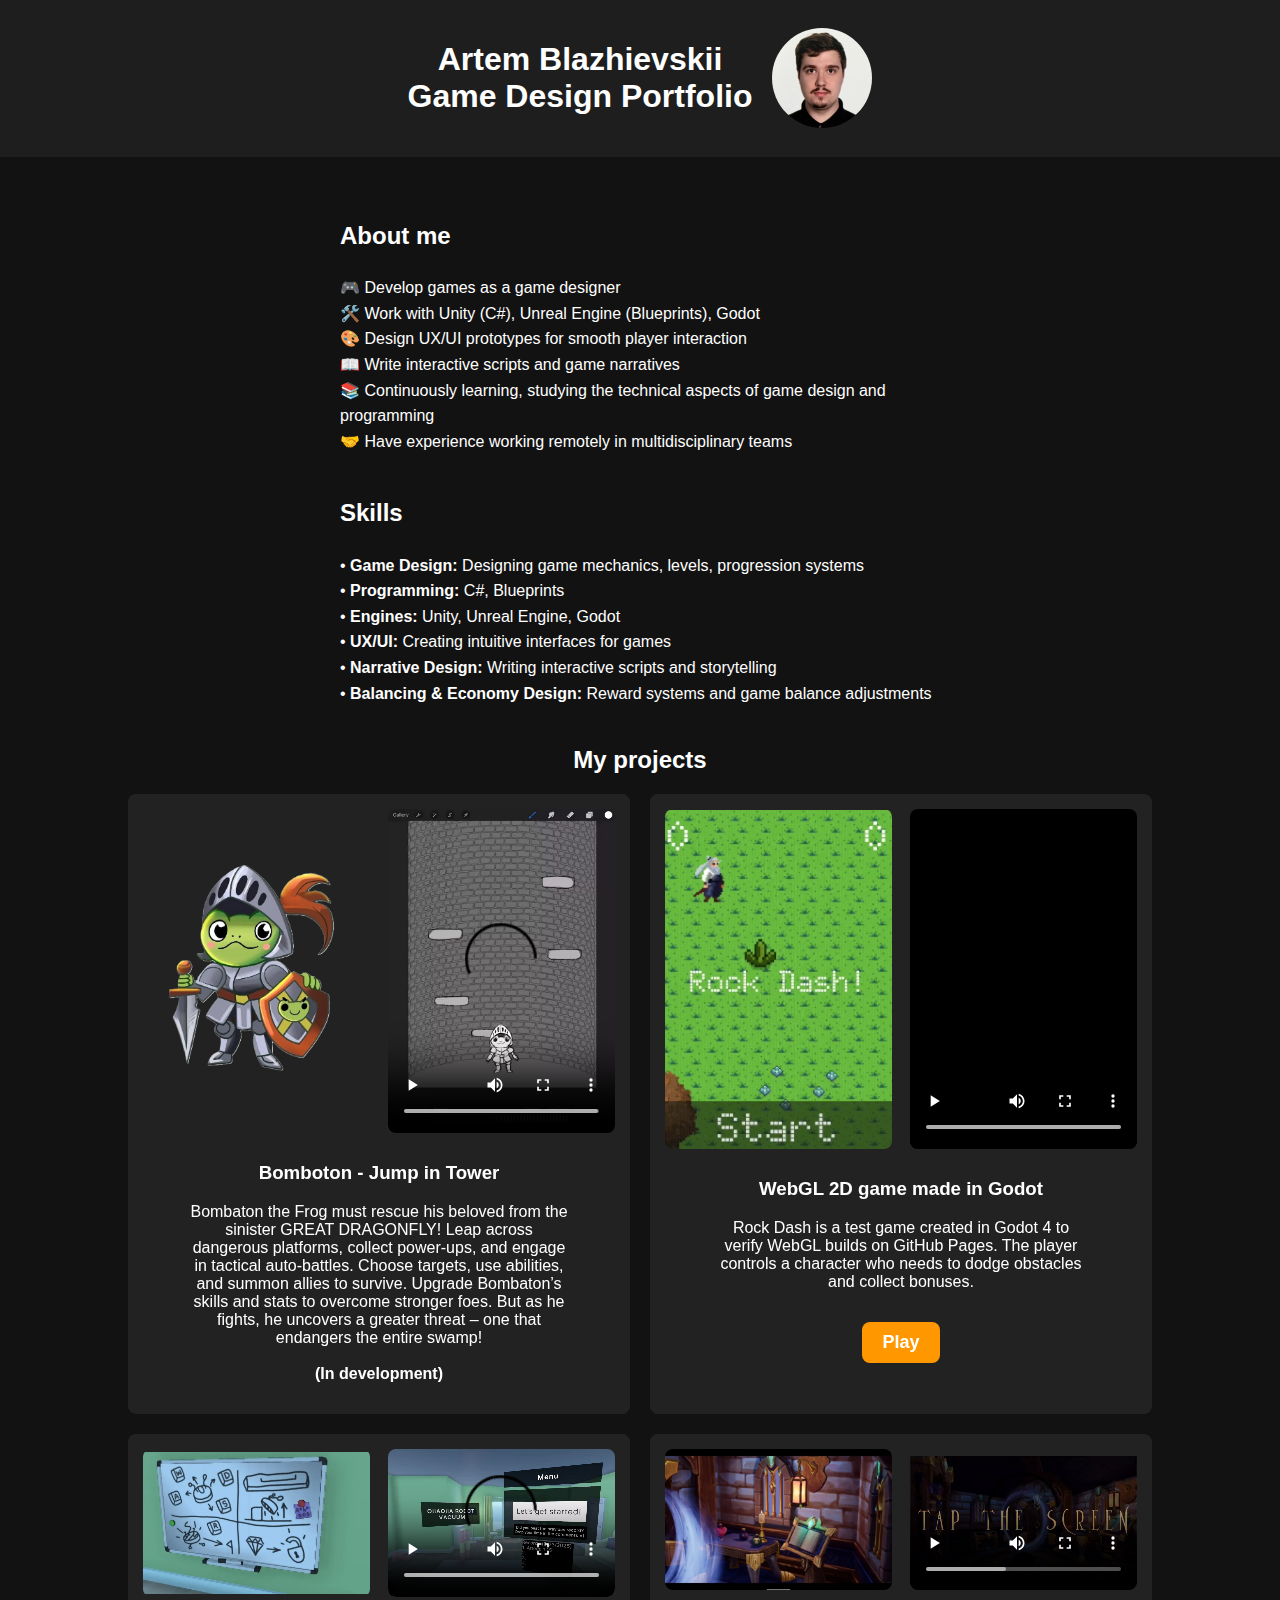
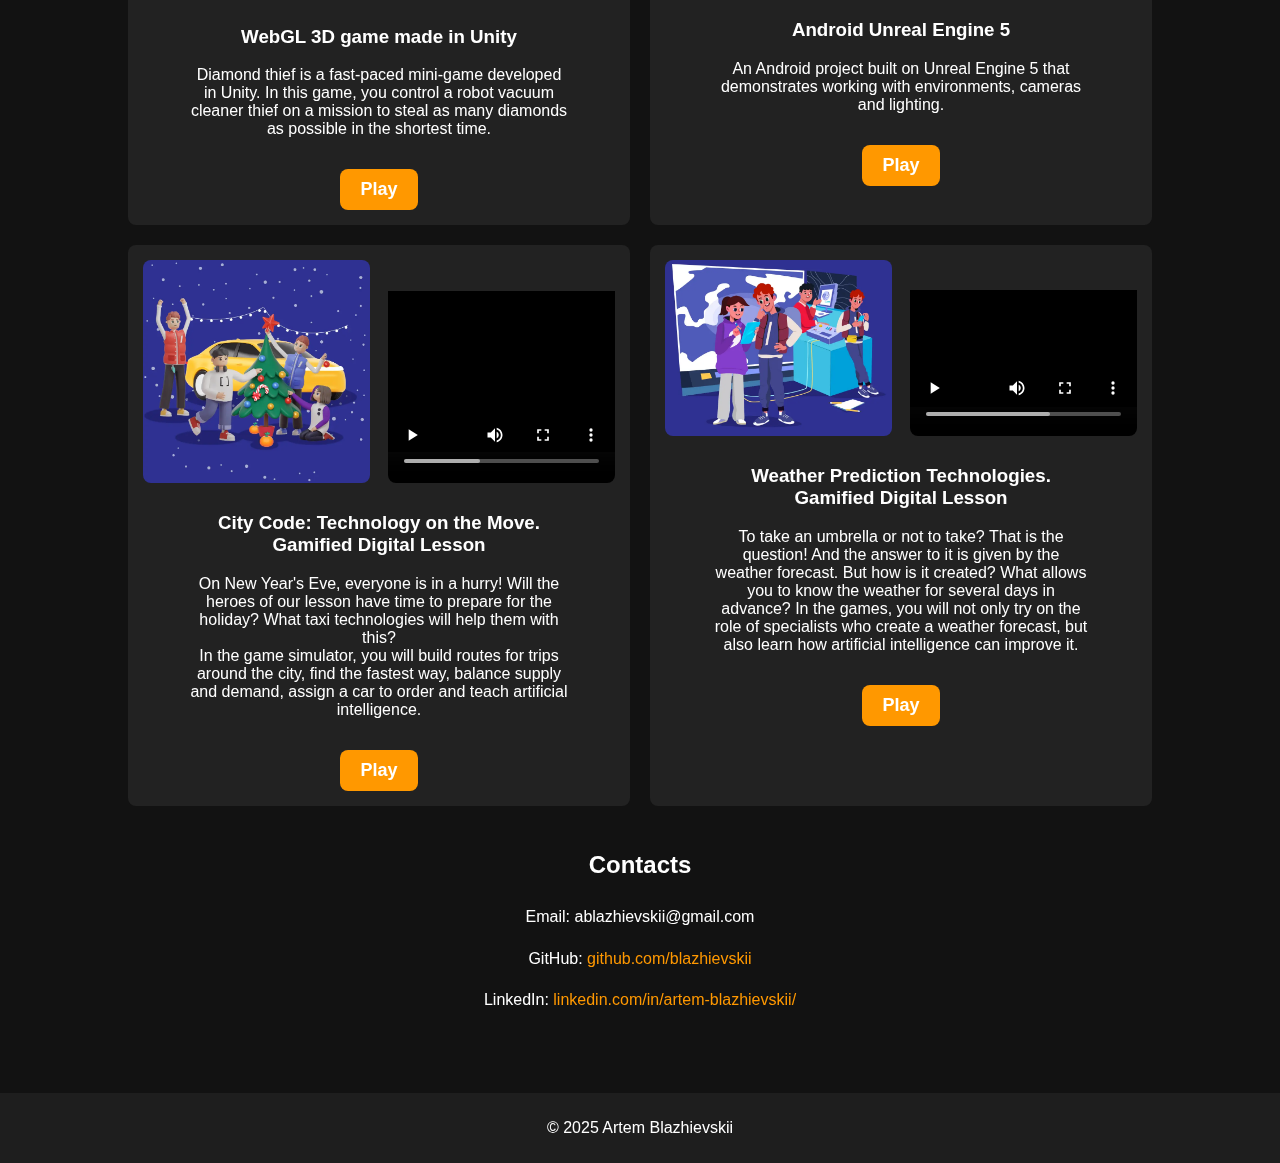
<file: index.html>
<!DOCTYPE html>
<html lang="en">

<head>
    <meta charset="UTF-8">
    <meta name="viewport" content="width=device-width, initial-scale=1.0">
    <title>Game Design Portfolio</title>
    <link rel="stylesheet" href="styles.css">
</head>

<body>
    <header>
        <h1>Artem Blazhievskii<br>Game Design Portfolio</h1>
        <img class="photo" src="assets/images/photo.webp" alt="my photo">
    </header>
    <div class="container">
        <section id="about">
            <h2>About me</h2>
            <p>🎮 Develop games as a game designer<br>
                🛠️ Work with Unity (C#), Unreal Engine (Blueprints), Godot<br>
                🎨 Design UX/UI prototypes for smooth player interaction<br>
                📖 Write interactive scripts and game narratives<br>
                📚 Continuously learning, studying the technical aspects of game design and programming<br>
                🤝 Have experience working remotely in multidisciplinary teams</p>
        </section>
        <section id="skills">
            <h2>Skills</h2>
            <p>&#x2022; <b>Game Design:</b> Designing game mechanics, levels, progression systems<br>
                &#x2022; <b>Programming:</b> C#, Blueprints<br>
                &#x2022; <b>Engines:</b> Unity, Unreal Engine, Godot<br>
                &#x2022; <b>UX/UI:</b> Creating intuitive interfaces for games<br>
                &#x2022; <b>Narrative Design:</b> Writing interactive scripts and storytelling<br>
                &#x2022; <b>Balancing & Economy Design:</b> Reward systems and game balance adjustments</p>

        </section>
        <section id="projects">
            <h2>My projects</h2>
            <div class="projects">

                <div class="project">
                    <div class="media-container">
                        <img src="assets/images/bombaton_img.webp" alt="Project 6" loading="lazy">
                        <video controls loading="lazy">
                            <source src="assets/videos/bombaton_video.mp4" type="video/mp4">
                            Your browser does not support the video tag.
                        </video>
                    </div>
                    <div class="description">
                        <h3>Bomboton - Jump in Tower</h3>
                        <p>Bombaton the Frog must rescue his beloved from the sinister GREAT DRAGONFLY! Leap across
                            dangerous platforms, collect power-ups, and engage in tactical auto-battles. Choose targets,
                            use abilities, and summon allies to survive. Upgrade Bombaton’s skills and stats to overcome
                            stronger foes. But as he fights, he uncovers a greater threat – one that endangers the
                            entire swamp!
                            <br><br>
                            <b>(In development)</b>
                        </p>

                        <!-- <a href="/projects/bombaton/bombaton.html">More Details</a> -->
                        <!-- <a href="#"
                            target="_blank">Play</a> -->
                    </div>
                </div>

                <div class="project">
                    <div class="media-container">
                        <img src="assets/images/godot_img.webp" alt="Project 5" loading="lazy">
                        <video controls loading="lazy">
                            <source src="assets/videos/godot_video.mp4" type="video/mp4">
                            Your browser does not support the video tag.
                        </video>
                    </div>
                    <div class="description">
                        <h3>WebGL 2D game made in Godot</h3>
                        <p>Rock Dash is a test game created in Godot 4 to verify WebGL builds on GitHub Pages. The
                            player controls a character who needs to dodge obstacles and collect bonuses.</p>
                        <a href="https://blazhievskii.github.io/godot-test/" target="_blank">Play</a>
                    </div>
                </div>

                <div class="project">
                    <div class="media-container">
                        <img src="assets/images/robosos_img.webp" alt="Project 4" loading="lazy">
                        <video controls loading="lazy">
                            <source src="assets/videos/robosos_video.mp4" type="video/mp4">
                            Your browser does not support the video tag.
                        </video>
                    </div>
                    <div class="description">
                        <h3>WebGL 3D game made in Unity</h3>
                        <p>Diamond thief is a fast-paced mini-game developed in Unity. In this game, you control a robot
                            vacuum cleaner thief on a mission to steal as many diamonds as possible in the shortest
                            time.</p>
                        <a href="https://play.unity.com/en/games/48cec2d3-cf02-4fe3-9d93-0707bc153032/robo-sos-diamond-thief"
                            target="_blank">Play</a>
                    </div>
                </div>

                <div class="project">
                    <div class="media-container">
                        <img src="assets/images/unreal_img.webp" alt="Project 3" loading="lazy">
                        <video controls loading="lazy">
                            <source src="assets/videos/unreal_video.mp4" type="video/mp4">
                            Your browser does not support the video tag.
                        </video>
                    </div>

                    <div class="description">
                        <h3>Android Unreal Engine 5</h3>
                        <p>An Android project built on Unreal Engine 5 that demonstrates working with environments,
                            cameras and lighting.</p>
                        <a href="https://github.com/blazhievskii/demoAndroidUnreal" target="_blank">Play</a>
                    </div>
                </div>


                <div class="project">
                    <div class="media-container">
                        <img src="assets/images/city_code_img.webp" alt="Project 2" loading="lazy">
                        <video controls loading="lazy">
                            <source src="assets/videos/city_code_video.mp4" type="video/mp4">
                            Your browser does not support the video tag.
                        </video>
                    </div>

                    <div class="description">
                        <h3>City Code: Technology on the Move. Gamified Digital Lesson</h3>
                        <p>On New Year's Eve, everyone is in a hurry! Will the heroes of our lesson have time to prepare
                            for the holiday? What taxi technologies will help them with this? <br>
                            In the game simulator, you will build routes for trips around the city, find the fastest
                            way, balance supply and demand, assign a car to order and teach artificial intelligence.</p>
                        <a href="https://xn--h1adlhdnlo2c.xn--p1ai/lessons/kod-goroda" target="_blank">Play</a>
                    </div>
                </div>


                <div class="project">
                    <div class="media-container">
                        <img src="assets/images/weather_prediction_img.webp" alt="Project 1" loading="lazy">
                        <video controls loading="lazy">
                            <source src="assets/videos/weather_prediction_video.mp4" type="video/mp4">
                            Your browser does not support the video tag.
                        </video>
                    </div>

                    <div class="description">
                        <h3>Weather Prediction Technologies. Gamified Digital Lesson</h3>
                        <p>To take an umbrella or not to take? That is the question! And the answer to it is given by
                            the weather forecast. But how is it created? What allows you to know the weather for several
                            days in advance? In the games, you will not only try on the role of specialists who create a
                            weather forecast, but also learn how artificial intelligence can improve it.</p>
                        <a href="https://xn--h1adlhdnlo2c.xn--p1ai/lessons/pogoda" target="_blank">Play</a>
                    </div>
                </div>
            </div>
        </section>

        <section id="contact">
            <h2>Contacts</h2>
            <p>Email:
                &#x61;&#x62;&#x6c;&#x61;&#x7a;&#x68;&#x69;&#x65;&#x76;&#x73;&#x6b;&#x69;&#x69;&#x40;&#x67;&#x6d;&#x61;&#x69;&#x6c;&#x2e;&#x63;&#x6f;&#x6d;
            </p>
            <p>GitHub: <a href="https://github.com/blazhievskii" target="_blank">github.com/blazhievskii</a></p>
            <p>LinkedIn: <a href="https://www.linkedin.com/in/artem-blazhievskii/"
                    target="_blank">linkedin.com/in/artem-blazhievskii/</a></p>
        </section>

    </div>
    <footer>
        <p>&copy; 2025 Artem Blazhievskii</p>
    </footer>
</body>

</html>
</file>
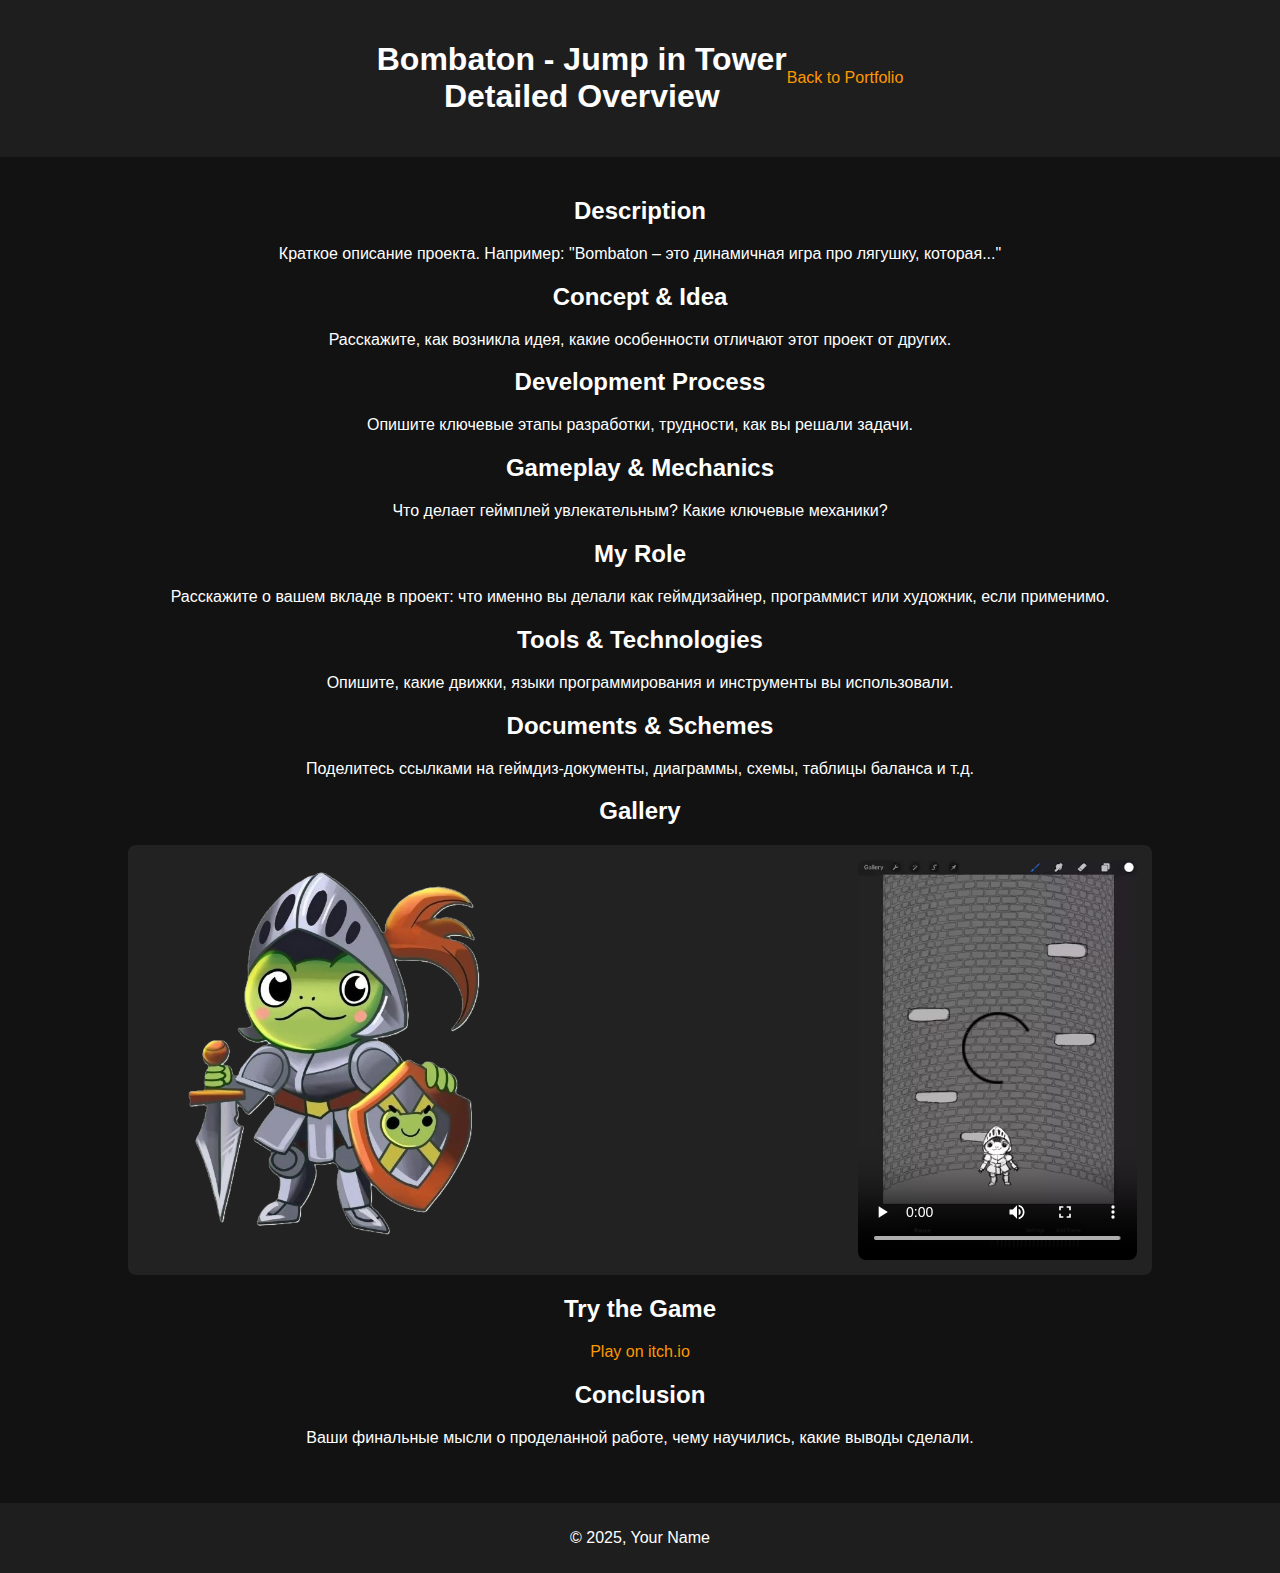
<file: bombaton.html>
<!DOCTYPE html>
<html lang="en">
<head>
  <meta charset="UTF-8" />
  <meta name="viewport" content="width=device-width, initial-scale=1.0"/>
  <title>Project Detailed Page</title>
  <!-- Подключаем общий файл со стилями -->
  <link rel="stylesheet" href="styles.css">
</head>

<body>
  <!-- Шапка с названием или логотипом -->
  <header>
    <h1>Bombaton - Jump in Tower <br> Detailed Overview</h1>
    <!-- Вы можете добавить ссылку "Back to Portfolio" или лого -->
    <nav>
      <a href="index.html">Back to Portfolio</a>
    </nav>
  </header>

  <!-- Основной контейнер для содержимого страницы -->
  <div class="container">

    <!-- 1. Description -->
    <section id="description">
      <h2>Description</h2>
      <p>
        Краткое описание проекта. Например: "Bombaton – это динамичная игра
        про лягушку, которая..."
      </p>
    </section>

    <!-- 2. Concept & Idea -->
    <section id="concept-idea">
      <h2>Concept & Idea</h2>
      <p>
        Расскажите, как возникла идея, какие особенности отличают этот проект
        от других.
      </p>
    </section>

    <!-- 3. Development Process -->
    <section id="development-process">
      <h2>Development Process</h2>
      <p>
        Опишите ключевые этапы разработки, трудности, как вы решали задачи.
      </p>
    </section>

    <!-- 4. Gameplay & Mechanics -->
    <section id="gameplay-mechanics">
      <h2>Gameplay & Mechanics</h2>
      <p>
        Что делает геймплей увлекательным? Какие ключевые механики?
      </p>
    </section>

    <!-- 5. My Role -->
    <section id="my-role">
      <h2>My Role</h2>
      <p>
        Расскажите о вашем вкладе в проект: что именно вы делали как геймдизайнер,
        программист или художник, если применимо.
      </p>
    </section>

    <!-- 6. Tools & Technologies -->
    <section id="tools-technologies">
      <h2>Tools & Technologies</h2>
      <p>
        Опишите, какие движки, языки программирования и инструменты вы использовали.
      </p>
    </section>

    <!-- 7. Documents & Schemes -->
    <section id="documents-schemes">
      <h2>Documents & Schemes</h2>
      <p>
        Поделитесь ссылками на геймдиз-документы, диаграммы, схемы, таблицы
        баланса и т.д.
      </p>
      <!-- Пример ссылки на документ:
      <a href="assets/docs/your_gdd.pdf" target="_blank">Game Design Document</a>
      -->
    </section>

    <!-- 8. Gallery -->
    <section id="gallery">
      <h2>Gallery</h2>
      <!-- Можно сделать похожий блок, как на главной, для картинок и видео -->
      <div class="projects">
        <div class="project">
          <div class="media-container">
            <img src="assets/images/bombaton_img.webp" alt="Bombaton screenshot" loading="lazy">
            <video controls loading="lazy">
              <source src="assets/videos/bombaton_video.mp4" type="video/mp4">
              Your browser does not support the video tag.
            </video>
          </div>
        </div>
      </div>
    </section>

    <!-- 9. Try the Game / Download / Play -->
    <section id="play">
      <h2>Try the Game</h2>
      <p>
        <a href="#" target="_blank" class="play-button">Play on itch.io</a>
      </p>
      <!-- Или если есть ссылка на скачивание:
      <a href="#" target="_blank" class="download-button">Download .exe</a>
      -->
    </section>

    <!-- 10. Conclusion -->
    <section id="conclusion">
      <h2>Conclusion</h2>
      <p>
        Ваши финальные мысли о проделанной работе, чему научились, какие выводы сделали.
      </p>
    </section>

  </div> <!-- конец .container -->

  <!-- Футер -->
  <footer>
    <p>&copy; 2025, Your Name</p>
  </footer>
</body>
</html>
</file>
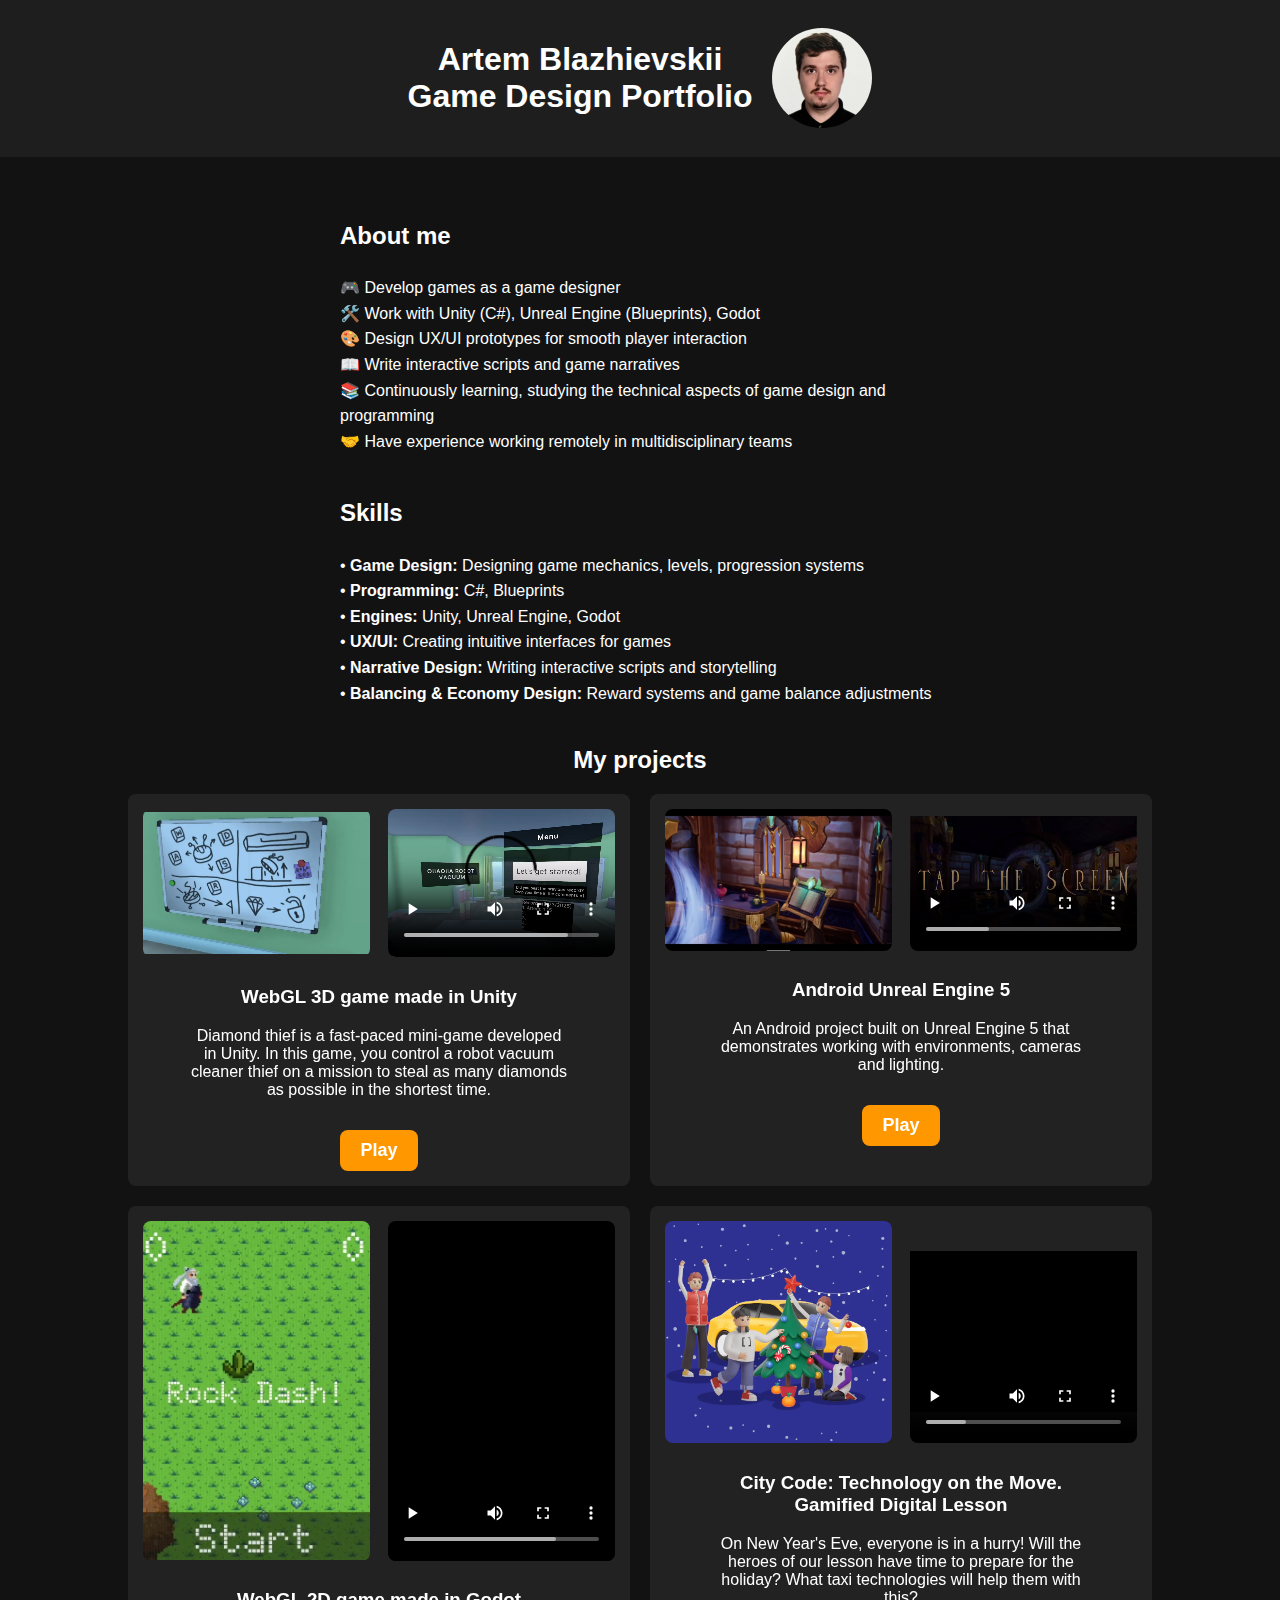
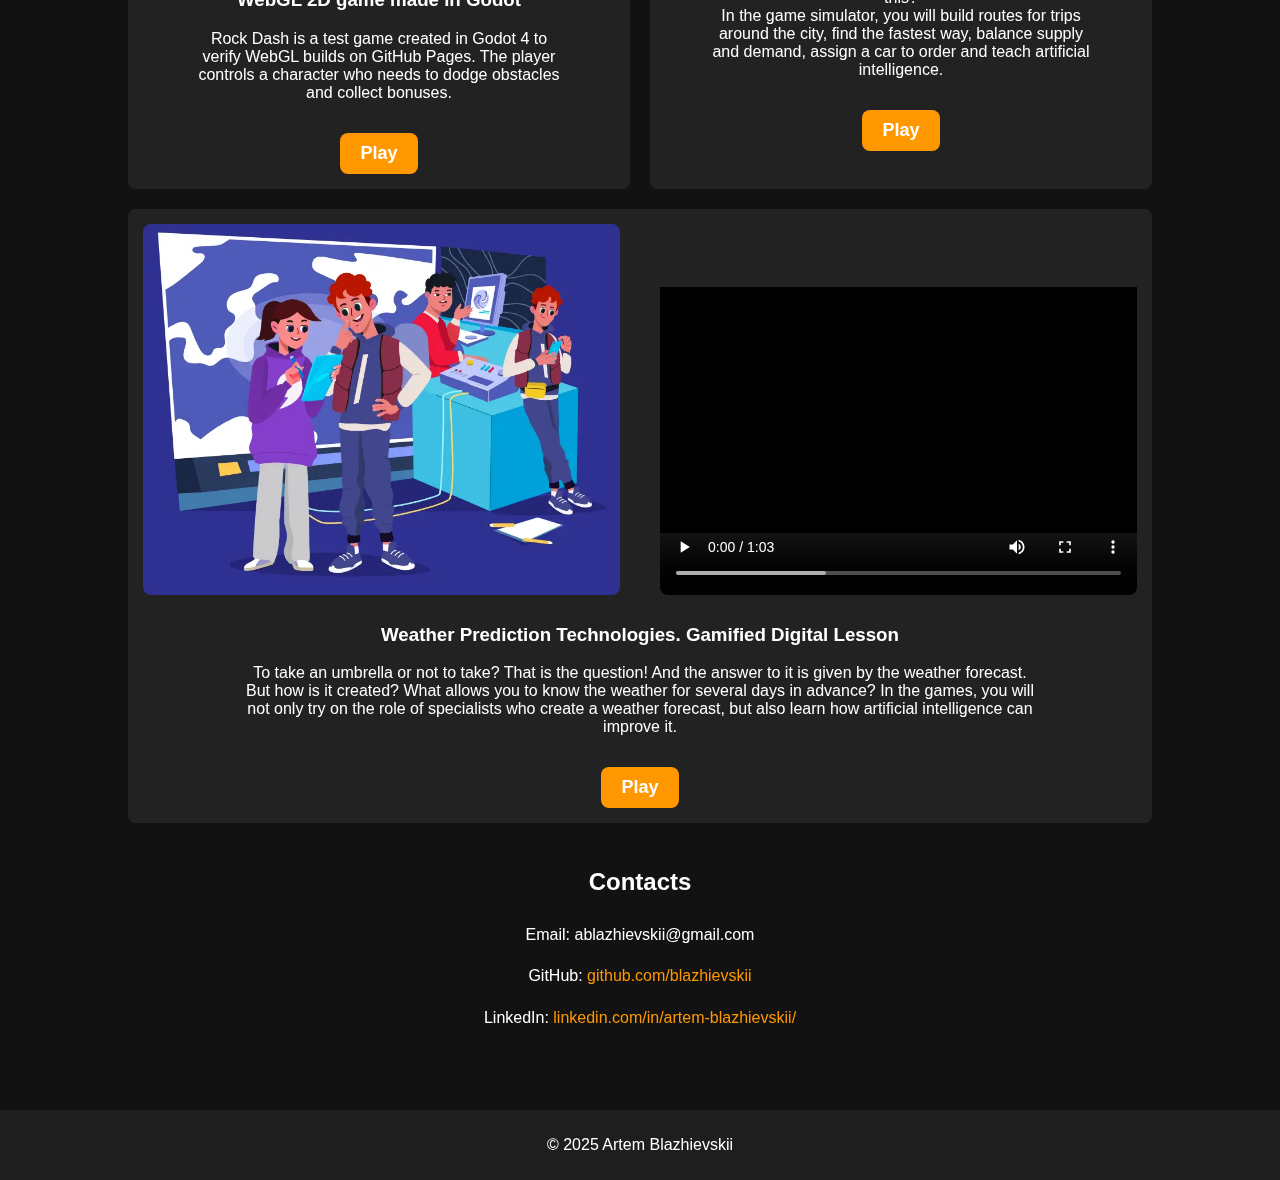
<file: main.html>
<!DOCTYPE html>
<html lang="en">

<head>
    <meta charset="UTF-8">
    <meta name="viewport" content="width=device-width, initial-scale=1.0">
    <title>Game Design Portfolio</title>
    <link rel="stylesheet" href="styles.css">
</head>

<body>
    <header>
        <h1>Artem Blazhievskii<br>Game Design Portfolio</h1>
        <img class="photo" src="assets/images/photo.webp" alt="my photo">
    </header>
    <div class="container">
        <section id="about">
            <h2>About me</h2>
            <p>🎮 Develop games as a game designer<br>
                🛠️ Work with Unity (C#), Unreal Engine (Blueprints), Godot<br>
                🎨 Design UX/UI prototypes for smooth player interaction<br>
                📖 Write interactive scripts and game narratives<br>
                📚 Continuously learning, studying the technical aspects of game design and programming<br>
                🤝 Have experience working remotely in multidisciplinary teams</p>
        </section>
        <section id="skills">
            <h2>Skills</h2>
            <p>&#x2022; <b>Game Design:</b> Designing game mechanics, levels, progression systems<br>
                &#x2022; <b>Programming:</b> C#, Blueprints<br>
                &#x2022; <b>Engines:</b> Unity, Unreal Engine, Godot<br>
                &#x2022; <b>UX/UI:</b> Creating intuitive interfaces for games<br>
                &#x2022; <b>Narrative Design:</b> Writing interactive scripts and storytelling<br>
                &#x2022; <b>Balancing & Economy Design:</b> Reward systems and game balance adjustments</p>

        </section>
        <section id="projects">
            <h2>My projects</h2>
            <div class="projects">

                <div class="project">
                    <div class="media-container">
                        <img src="assets/images/robosos_img.webp" alt="Project 6" loading="lazy">
                        <video controls loading="lazy">
                            <source src="assets/videos/robosos_video.mp4" type="video/mp4">
                            Your browser does not support the video tag.
                        </video>
                    </div>
                    <div class="description">
                        <h3>WebGL 3D game made in Unity</h3>
                        <p>Diamond thief is a fast-paced mini-game developed in Unity. In this game, you control a robot
                            vacuum cleaner thief on a mission to steal as many diamonds as possible in the shortest
                            time.</p>
                        <a href="https://play.unity.com/en/games/48cec2d3-cf02-4fe3-9d93-0707bc153032/robo-sos-diamond-thief"
                            target="_blank">Play</a>
                    </div>
                </div>

                <div class="project">
                    <div class="media-container">
                        <img src="assets/images/unreal_img.webp" alt="Project 5" loading="lazy">
                        <video controls loading="lazy">
                            <source src="assets/videos/unreal_video.mp4" type="video/mp4">
                            Your browser does not support the video tag.
                        </video>
                    </div>

                    <div class="description">
                        <h3>Android Unreal Engine 5</h3>
                        <p>An Android project built on Unreal Engine 5 that demonstrates working with environments,
                            cameras and lighting.</p>
                        <a href="https://github.com/blazhievskii/demoAndroidUnreal" target="_blank">Play</a>
                    </div>
                </div>

                <div class="project">
                    <div class="media-container">
                        <img src="assets/images/godot_img.webp" alt="Project 3" loading="lazy">
                        <video controls loading="lazy">
                            <source src="assets/videos/godot_video.mp4" type="video/mp4">
                            Your browser does not support the video tag.
                        </video>
                    </div>
                    <div class="description">
                        <h3>WebGL 2D game made in Godot</h3>
                        <p>Rock Dash is a test game created in Godot 4 to verify WebGL builds on GitHub Pages. The
                            player controls a character who needs to dodge obstacles and collect bonuses.</p>
                        <a href="https://blazhievskii.github.io/godot-test/" target="_blank">Play</a>
                    </div>
                </div>

                <div class="project">
                    <div class="media-container">
                        <img src="assets/images/city_code_img.webp" alt="Project 2" loading="lazy">
                        <video controls loading="lazy">
                            <source src="assets/videos/city_code_video.mp4" type="video/mp4">
                            Your browser does not support the video tag.
                        </video>
                    </div>

                    <div class="description">
                        <h3>City Code: Technology on the Move. Gamified Digital Lesson</h3>
                        <p>On New Year's Eve, everyone is in a hurry! Will the heroes of our lesson have time to prepare
                            for the holiday? What taxi technologies will help them with this? <br>
                            In the game simulator, you will build routes for trips around the city, find the fastest
                            way, balance supply and demand, assign a car to order and teach artificial intelligence.</p>
                        <a href="https://xn--h1adlhdnlo2c.xn--p1ai/lessons/kod-goroda" target="_blank">Play</a>
                    </div>
                </div>


                <div class="project">
                    <div class="media-container">
                        <img src="assets/images/weather_prediction_img.webp" alt="Project 1" loading="lazy">
                        <video controls loading="lazy">
                            <source src="assets/videos/weather_prediction_video.mp4" type="video/mp4">
                            Your browser does not support the video tag.
                        </video>
                    </div>

                    <div class="description">
                        <h3>Weather Prediction Technologies. Gamified Digital Lesson</h3>
                        <p>To take an umbrella or not to take? That is the question! And the answer to it is given by
                            the weather forecast. But how is it created? What allows you to know the weather for several
                            days in advance? In the games, you will not only try on the role of specialists who create a
                            weather forecast, but also learn how artificial intelligence can improve it.</p>
                        <a href="https://xn--h1adlhdnlo2c.xn--p1ai/lessons/pogoda" target="_blank">Play</a>
                    </div>
                </div>
            </div>
        </section>

        <section id="contact">
            <h2>Contacts</h2>
            <p>Email:
                &#x61;&#x62;&#x6c;&#x61;&#x7a;&#x68;&#x69;&#x65;&#x76;&#x73;&#x6b;&#x69;&#x69;&#x40;&#x67;&#x6d;&#x61;&#x69;&#x6c;&#x2e;&#x63;&#x6f;&#x6d;
            </p>
            <p>GitHub: <a href="https://github.com/blazhievskii" target="_blank">github.com/blazhievskii</a></p>
            <p>LinkedIn: <a href="https://www.linkedin.com/in/artem-blazhievskii/"
                    target="_blank">linkedin.com/in/artem-blazhievskii/</a></p>
        </section>

    </div>
    <footer>
        <p>&copy; 2025 Artem Blazhievskii</p>
    </footer>
</body>

</html>
</file>
<file: styles.css>
body {
    font-family: Arial, sans-serif;
    margin: 0;
    padding: 0;
    background-color: #121212;
    color: white;
    text-align: center;
}

header {
    display: flex;
    align-items: center;
    justify-content: center;
    padding: 20px;
    background: #1e1e1e;
}

.photo {
    margin-left: 20px;
    width: 100px;
    height: auto;
    border-radius: 50px;
}

.container {
    width: 80%;
    margin: auto;
    padding: 20px;
}

.projects,
.documents {
    display: flex;
    flex-wrap: wrap;
    justify-content: center;
    gap: 20px;
}

.project,
.document {
    background: #222;
    padding: 15px;
    border-radius: 8px;
    /* Два блока в строке при достаточной ширине */
    flex: 1 1 calc(50% - 20px);
    box-sizing: border-box;
    display: flex;
    flex-direction: column;
    align-items: center;
    text-align: center;
}

.project .media-container {
    display: flex;
    justify-content: space-between;
    width: 100%;
}

.project .media-container img,
.project .media-container video {
    max-width: 48%;
    max-height: 400px;
    height: auto;
    object-fit: contain;
    border-radius: 8px;
}

.project .description {
    margin-top: 10px;
    max-width: 80%;
}

.project a {
    display: inline-block;
    margin-top: 15px;
    padding: 10px 20px;
    font-size: 18px;
    color: white;
    background: #ff9800;
    text-decoration: none;
    font-weight: bold;
    border-radius: 8px;
    transition: 0.3s;
}

.project a:hover {
    background: #e68900;
}

a {
    color: #ff9800;
    text-decoration: none;
}

a:hover {
    text-decoration: underline;
}

#about,
#skills {
    text-align: left;
    max-width: 600px;
    margin: 40px auto;
    line-height: 1.6;

}
#contact {
    align-items: center;
    justify-content: center;
    text-align: center;
    max-width: 600px;
    margin: 40px auto;
    line-height: 1.6;
}

#skills p,
#contact p {
    margin-bottom: 10px;
}

footer {
    margin-top: 20px;
    padding: 10px;
    background: #1e1e1e;
}

@media (max-width: 768px) {
    .project,
    .document {
        flex: 1 1 100%;
    }
}
</file>
